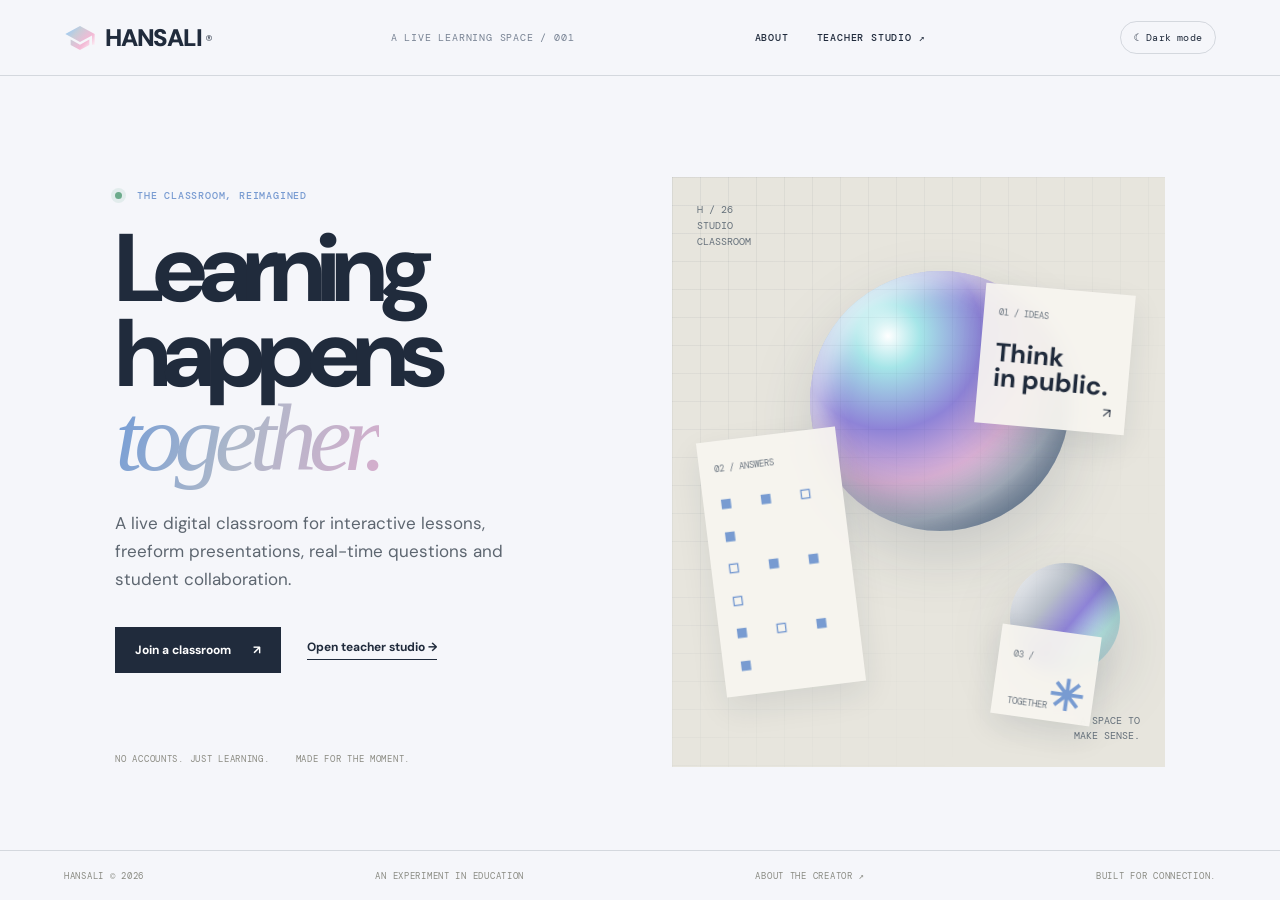
<file: index.html>
<!doctype html>
<html lang="en"><head><meta charset="utf-8"><meta name="viewport" content="width=device-width,initial-scale=1"><meta name="theme-color" content="#f5f6fa"><meta name="application-name" content="HANSALI"><meta name="author" content="HANSALI"><meta name="description" content="HANSALI is a free live digital classroom for teachers and students. Create a classroom, present interactive lessons, build freeform slides and collect real-time student answers."><meta property="og:locale" content="en_US"><meta name="robots" content="index,follow,max-image-preview:large"><link rel="canonical" href="https://hanssali.pages.dev/"><meta property="og:type" content="website"><meta property="og:site_name" content="HANSALI"><meta property="og:title" content="HANSALI — A live digital classroom"><meta property="og:description" content="Interactive lessons, freeform slides, live questions and a shared answer wall — all in one simple classroom."><meta property="og:url" content="https://hanssali.pages.dev/"><meta property="og:image" content="https://hanssali.pages.dev/school%2B48px-131987943394753442_0px.svg"><meta property="og:image:alt" content="HANSALI school logo"><meta name="twitter:card" content="summary"><meta name="twitter:image" content="https://hanssali.pages.dev/school%2B48px-131987943394753442_0px.svg"><meta name="twitter:image:alt" content="HANSALI school logo"><meta name="twitter:title" content="HANSALI — A live digital classroom"><meta name="twitter:description" content="A live digital classroom for interactive teaching and student collaboration."><title>HANSALI — Live Digital Classroom for Teachers & Students</title><link rel="preconnect" href="https://fonts.googleapis.com"><link href="https://fonts.googleapis.com/css2?family=DM+Mono:wght@400;500&family=DM+Sans:wght@400;500;600;700;800;900&display=swap" rel="stylesheet"><link rel="icon" type="image/svg+xml" href="./school%2B48px-131987943394753442_0px.svg"><link rel="stylesheet" href="style.css"></head>
<body class="landing">
<header class="topbar"><a class="brand" href="index.html"><img class="brand-mark" src="./school%2B48px-131987943394753442_0px.svg" alt="" width="32" height="32"><span class="brand-word">HANSALI</span><i>®</i></a><span class="eyebrow">A LIVE LEARNING SPACE / 001</span><nav class="main-nav"><a class="nav-link" href="about.html">ABOUT</a><a class="nav-link" href="teacher.html">TEACHER STUDIO ↗</a></nav></header>
<a class="skip-link" href="#main-content">Skip to content</a><main id="main-content" class="hero">
  <div class="hero-copy"><p class="kicker"><span class="live-dot"></span> THE CLASSROOM, REIMAGINED</p><h1>Learning<br>happens <em>together.</em></h1><p class="hero-sub">A live digital classroom for interactive lessons, freeform presentations, real-time questions and student collaboration.</p><div class="hero-actions"><a class="btn btn-dark" href="student.html">Join a classroom <span>↗</span></a><a class="text-link" href="teacher.html">Open teacher studio →</a></div><div class="hero-foot"><span>NO ACCOUNTS. JUST LEARNING.</span><span>MADE FOR THE MOMENT.</span></div></div>
  <div class="hero-art"><div class="art-stamp">H / 26<br>STUDIO<br>CLASSROOM</div><div class="orb orb-one"></div><div class="orb orb-two"></div><div class="art-grid"></div><div class="art-card card-a"><span>01 / IDEAS</span><strong>Think<br>in public.</strong><small>↗</small></div><div class="art-card card-b"><span>02 / ANSWERS</span><div class="mini-dots">▪ ▪ ▫ ▪<br>▫ ▪ ▪ ▫<br>▪ ▫ ▪ ▪</div></div><div class="art-card card-c"><span>03 / TOGETHER</span><strong>✳</strong></div><div class="art-caption">A SPACE TO<br>MAKE SENSE.</div></div>
</main>
<footer class="site-footer"><span>HANSALI © 2026</span><span>AN EXPERIMENT IN EDUCATION</span><a href="about.html">ABOUT THE CREATOR ↗</a><span>BUILT FOR CONNECTION.</span></footer>
<script type="application/ld+json">{"@context":"https://schema.org","@type":"WebApplication","name":"HANSALI","url":"https://hanssali.pages.dev/","applicationCategory":"EducationalApplication","operatingSystem":"Any device with a modern web browser","description":"A live digital classroom for interactive lessons, freeform presentations, real-time questions and student collaboration.","isAccessibleForFree":true,"featureList":["Live digital classrooms","Freeform slide presentations","Real-time questions and student answers","Teacher-controlled classroom participation"]}</script><script src="theme.js"></script></body></html>
</file>
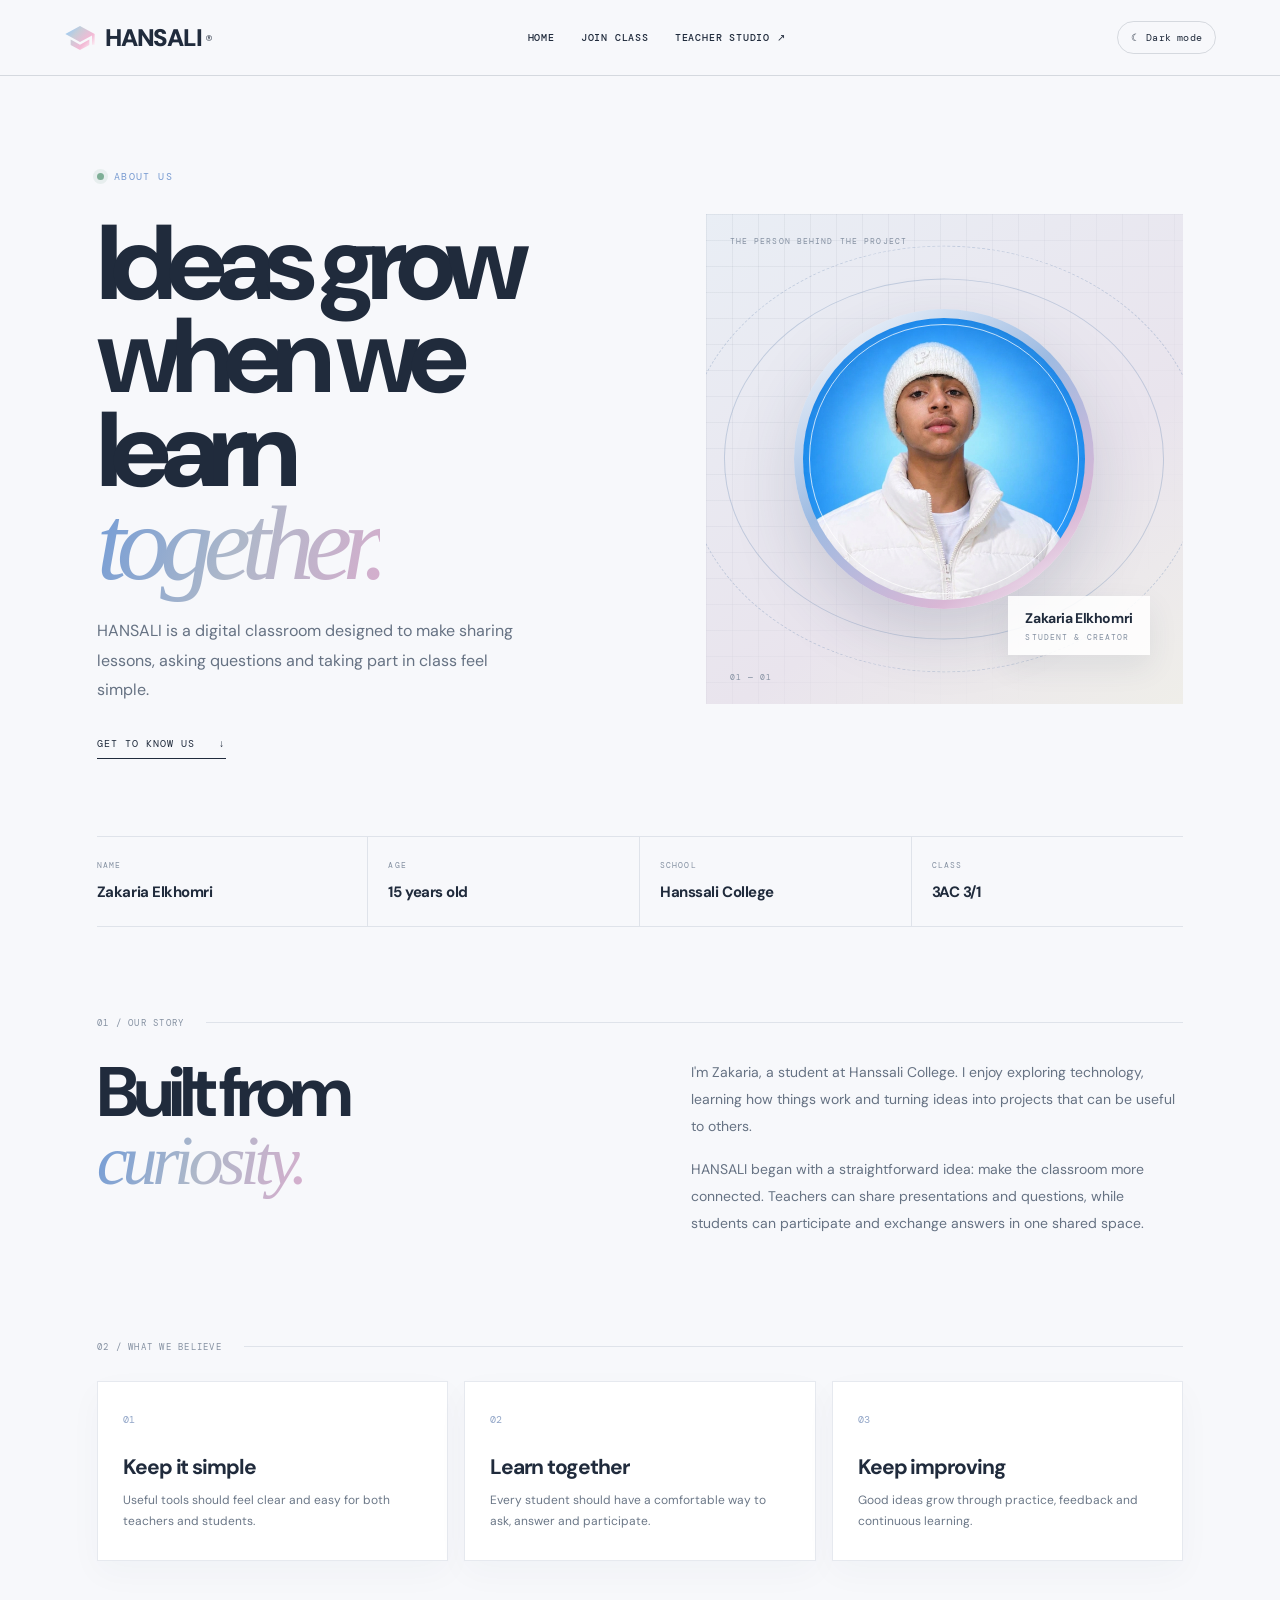
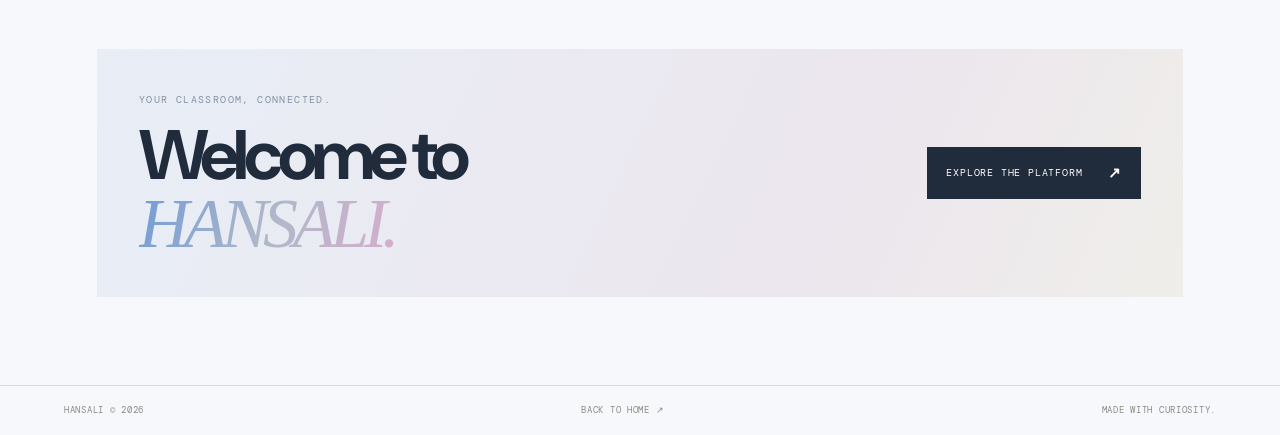
<file: about.html>
<!doctype html>
<html lang="en"><head>
<meta charset="utf-8"><meta name="viewport" content="width=device-width,initial-scale=1"><meta name="theme-color" content="#f7f8fb">
<meta name="description" content="Discover HANSALI, a collaborative digital classroom created by Zakaria Elkhomri at Hanssali College."><meta name="author" content="Zakaria Elkhomri"><meta name="robots" content="index,follow">
<link rel="canonical" href="https://hanssali.pages.dev/about.html"><meta property="og:type" content="website"><meta property="og:title" content="About HANSALI"><meta property="og:description" content="The creator, story and purpose behind HANSALI.">
<title>About HANSALI | Our Story</title><link rel="preconnect" href="https://fonts.googleapis.com"><link rel="preconnect" href="https://fonts.gstatic.com" crossorigin><link href="https://fonts.googleapis.com/css2?family=DM+Mono:wght@400;500&family=DM+Sans:wght@400;500;600;700;800;900&display=swap" rel="stylesheet"><link rel="icon" type="image/svg+xml" href="./school%2B48px-131987943394753442_0px.svg"><link rel="stylesheet" href="style.css">
</head><body class="about-page about-clean">
<header class="topbar about-clean-nav"><a class="brand" href="index.html" aria-label="HANSALI home"><img class="brand-mark" src="./school%2B48px-131987943394753442_0px.svg" alt="" width="32" height="32"><span class="brand-word">HANSALI</span><i>®</i></a><nav class="main-nav" aria-label="Main navigation"><a class="nav-link" href="index.html">HOME</a><a class="nav-link" href="student.html">JOIN CLASS</a><a class="nav-link" href="teacher.html">TEACHER STUDIO ↗</a></nav></header>
<main class="about-clean-main">
<section class="about-clean-hero"><div class="about-clean-heading"><p class="about-clean-label"><span></span> ABOUT US</p><h1>Ideas grow<br>when we learn<br><em>together.</em></h1><p class="about-clean-intro">HANSALI is a digital classroom designed to make sharing lessons, asking questions and taking part in class feel simple.</p><a class="about-clean-link" href="#our-story">GET TO KNOW US <span>↓</span></a></div>
<div class="about-clean-hero-art"><div class="about-clean-art-caption">THE PERSON BEHIND THE PROJECT</div><div class="about-clean-portrait-frame"><img src="./Gemini_Generated_Image_g3y4c6g3y4c6g3y4.jfif" alt="Zakaria Elkhomri, creator of HANSALI"></div><div class="about-clean-orbit about-clean-orbit-a"></div><div class="about-clean-orbit about-clean-orbit-b"></div><div class="about-clean-photo-caption"><strong>Zakaria Elkhomri</strong><span>STUDENT & CREATOR</span></div><span class="about-clean-index">01 — 01</span></div></section>
<section class="about-clean-facts" aria-label="Creator details"><div><span>NAME</span><strong>Zakaria Elkhomri</strong></div><div><span>AGE</span><strong>15 years old</strong></div><div><span>SCHOOL</span><strong>Hanssali College</strong></div><div><span>CLASS</span><strong>3AC 3/1</strong></div></section>
<section class="about-clean-story" id="our-story"><div class="about-clean-section-head"><span>01 / OUR STORY</span><i></i></div><div class="about-clean-story-grid"><h2>Built from<br><em>curiosity.</em></h2><div><p>I'm Zakaria, a student at Hanssali College. I enjoy exploring technology, learning how things work and turning ideas into projects that can be useful to others.</p><p>HANSALI began with a straightforward idea: make the classroom more connected. Teachers can share presentations and questions, while students can participate and exchange answers in one shared space.</p></div></div></section>
<section class="about-clean-purpose"><div class="about-clean-section-head"><span>02 / WHAT WE BELIEVE</span><i></i></div><div class="about-clean-purpose-grid"><article><span>01</span><h3>Keep it simple</h3><p>Useful tools should feel clear and easy for both teachers and students.</p></article><article><span>02</span><h3>Learn together</h3><p>Every student should have a comfortable way to ask, answer and participate.</p></article><article><span>03</span><h3>Keep improving</h3><p>Good ideas grow through practice, feedback and continuous learning.</p></article></div></section>
<section class="about-clean-cta"><div><span>YOUR CLASSROOM, CONNECTED.</span><h2>Welcome to<br><em>HANSALI.</em></h2></div><a href="index.html">EXPLORE THE PLATFORM <b>↗</b></a></section>
</main><footer class="site-footer"><span>HANSALI © 2026</span><a href="index.html">BACK TO HOME ↗</a><span>MADE WITH CURIOSITY.</span></footer><script src="theme.js"></script></body></html>
</file>
<file: style.css>
*{box-sizing:border-box} :root{--paper:#f5f6fa;--navy:#202b3c;--blue:#789bd1;--ink:#202b3c;--silver:#c8cdd8;--pink:#e0bfd8;--muted:#778293;--line:rgba(42,57,79,.16);--accent-gradient:linear-gradient(120deg,#8ccBff 0%,#c8cdd8 38%,#f3b9d5 72%,#fff 100%);--mono:'DM Mono',monospace;--sans:'DM Sans',sans-serif}html{scroll-behavior:smooth}body{margin:0;background:var(--paper);color:var(--navy);font-family:var(--sans);min-height:100vh}a{color:inherit;text-decoration:none}button,input,textarea{font:inherit}button{cursor:pointer}.hidden{display:none!important}.topbar{height:76px;padding:0 5vw;display:flex;align-items:center;justify-content:space-between;border-bottom:1px solid var(--line)}.brand{font-size:24px;font-weight:900;letter-spacing:-1.8px;color:var(--navy)}.brand span{color:var(--blue)}.brand i{font:10px var(--mono);vertical-align:top;margin-left:3px}.eyebrow,.mono,.kicker,.panel-index,label,.tiny,.site-footer,.hero-foot,.nav-link{font-family:var(--mono);letter-spacing:.08em;font-size:10px}.eyebrow{color:var(--muted)}.nav-link{font-weight:500}.hero{min-height:calc(100vh - 126px);padding:7vh 9vw 5vh;display:grid;grid-template-columns:1fr 1fr;align-items:center;gap:5vw;overflow:hidden}.kicker{color:var(--blue);font-weight:500}.live-dot{display:inline-block;width:7px;height:7px;border-radius:50%;background:#6caa8b;margin-right:8px;box-shadow:0 0 0 4px #6caa8b22}.hero h1,.gate-form h1,.studio-heading h1,.join-copy h1{font-size:clamp(58px,7.5vw,112px);line-height:.88;letter-spacing:-.085em;margin:25px 0 28px;font-weight:800}.hero h1 em,.gate-form h1 em,.studio-heading h1 em,.join-copy h1 em,.panel-title h3 em{font-family:Georgia,serif;font-weight:400;color:var(--blue);letter-spacing:-.08em}.hero-sub{max-width:400px;font-size:17px;line-height:1.65;color:#5d6670}.hero-actions{display:flex;align-items:center;gap:26px;margin-top:34px}.btn{border:0;padding:15px 20px;display:inline-flex;align-items:center;justify-content:center;gap:22px;font-weight:700;font-size:12px;transition:transform .2s,background .2s;color:var(--navy)}.btn:hover{transform:translateY(-2px)}.btn-dark{background:var(--navy);color:white}.btn-blue{background:var(--blue);color:white}.btn-light{background:var(--paper);color:var(--navy)}.btn-outline{background:transparent;border:1px solid var(--line)}.btn-small{padding:10px 13px;font-size:11px}.text-link{font-size:12px;font-weight:700;border-bottom:1px solid var(--navy);padding-bottom:4px}.hero-foot{display:flex;gap:26px;color:#8b8b82;margin-top:80px;font-size:9px}.hero-art{height:min(590px,70vh);min-height:440px;position:relative;background:#e7e5dd;overflow:hidden}.art-grid{position:absolute;inset:0;background-image:linear-gradient(#152b4510 1px,transparent 1px),linear-gradient(90deg,#152b4510 1px,transparent 1px);background-size:28px 28px;mask-image:linear-gradient(130deg,black,transparent 80%)}.orb{position:absolute;border-radius:50%;filter:drop-shadow(0 25px 30px #152b4525)}.orb-one{width:260px;height:260px;top:16%;left:28%;background:radial-gradient(circle at 30% 25%,#fff 0,#a5e5e8 12%,#8e83d7 35%,#dfb4d8 55%,#d8dce4 70%,#6f849c 90%);box-shadow:inset -25px -30px 40px #152b4566,inset 15px 15px 25px #fff9}.orb-two{width:110px;height:110px;right:9%;bottom:16%;background:linear-gradient(130deg,#fff,#b8bfc9 35%,#8e83d7 55%,#c4f4ed 75%,#fff);box-shadow:inset -12px -10px 20px #152b4540}.art-stamp{position:absolute;top:25px;left:25px;z-index:2;font:10px/1.6 var(--mono);color:#66717b}.art-card{position:absolute;z-index:3;padding:15px;background:#f8f6f0e8;box-shadow:0 12px 30px #152b4518;backdrop-filter:blur(8px)}.art-card span{font:9px var(--mono);color:#6c7680}.card-a{top:19%;right:7%;transform:rotate(5deg);width:150px}.card-a strong{display:block;font-size:26px;line-height:.95;margin:20px 0}.card-a small{position:absolute;right:15px;bottom:12px}.card-b{bottom:13%;left:8%;transform:rotate(-7deg);width:140px}.mini-dots{font:25px/1.3 var(--mono);letter-spacing:5px;margin-top:10px;color:var(--blue)}.card-c{right:14%;bottom:8%;width:100px;height:90px;transform:rotate(8deg)}.card-c strong{font-size:42px;color:var(--blue)}.art-caption{position:absolute;bottom:24px;right:25px;font:10px/1.5 var(--mono);text-align:right;color:#66717b}.site-footer{height:50px;border-top:1px solid var(--line);display:flex;justify-content:space-between;align-items:center;padding:0 5vw;color:#8a8b83;font-size:9px}.muted{color:var(--muted);line-height:1.6}.error-text{color:#b04444;font-size:12px;min-height:18px}.toast{position:fixed;bottom:22px;left:50%;transform:translate(-50%,20px);background:var(--navy);color:white;padding:12px 18px;font-size:12px;opacity:0;pointer-events:none;transition:.25s;z-index:50}.toast.show{opacity:1;transform:translate(-50%,0)}input,textarea{width:100%;padding:13px 14px;border:1px solid var(--line);background:#fff9;color:var(--navy);outline:none;border-radius:0}input:focus,textarea:focus{border-color:var(--blue)}textarea{resize:vertical;line-height:1.5}label{display:block;color:#697581;margin-bottom:8px}form{display:flex;flex-direction:column;gap:12px}
@media(max-width:800px){.topbar{height:64px;padding:0 20px}.eyebrow{display:none}.hero{padding:55px 24px;grid-template-columns:1fr;gap:40px}.hero h1{font-size:clamp(58px,15vw,90px)}.hero-art{height:430px;min-height:0}.hero-foot{margin-top:50px;flex-wrap:wrap}.site-footer{padding:12px 20px;height:auto;gap:12px;flex-wrap:wrap}.nav-link{font-size:9px}}
/* HANSALI shared identity */
.brand{display:inline-flex;align-items:center;gap:9px;letter-spacing:-1.2px}
.brand-mark{display:block;width:32px;height:32px;object-fit:contain;flex:0 0 auto}
.brand .brand-word{font-size:inherit;font-weight:900;letter-spacing:inherit;color:var(--navy);background:none;-webkit-text-fill-color:currentColor}
.brand i{margin-left:-5px}
.btn-blue{background:linear-gradient(115deg,#789bd1 0%,#aebbd1 48%,#d9b5d2 100%);color:#18283e;box-shadow:0 8px 22px rgba(120,155,209,.18)}
.hero h1 em,.gate-form h1 em,.studio-heading h1 em,.join-copy h1 em,.panel-title h3 em{background:linear-gradient(110deg,#719bd7,#aeb8c9 48%,#d6aecd);-webkit-background-clip:text;background-clip:text;color:transparent}
:focus-visible{outline:2px solid #8caee0;outline-offset:3px}
@media(max-width:750px){.brand-mark{width:29px;height:29px}}

/* Accessibility: keyboard skip navigation */
.skip-link{position:absolute;left:12px;top:-60px;z-index:1000;padding:11px 15px;background:#202b3c;color:#fff;border-radius:8px;font:600 13px var(--sans)}
.skip-link:focus{top:12px}

/* Creator profile page */
.main-nav{display:flex;align-items:center;gap:28px}
.about-main{max-width:1180px;margin:0 auto;padding:7vh 7vw 8vh;display:grid;grid-template-columns:1.05fr .95fr;column-gap:8vw;row-gap:65px}
.about-intro{align-self:center;padding:30px 0}
.about-overline{font:10px var(--mono);letter-spacing:.12em;color:#8b929d;margin-top:46px}
.about-intro h1{font-size:clamp(72px,10vw,130px);line-height:.82;letter-spacing:-.09em;margin:22px 0 28px;font-weight:800}
.about-intro h1 em,.about-card h2 em,.about-project h2 em{font-family:Georgia,serif;font-weight:400;font-style:italic;background:linear-gradient(110deg,#719bd7,#aeb8c9 48%,#d6aecd);-webkit-background-clip:text;background-clip:text;color:transparent}
.about-lead{max-width:470px;color:#657080;font-size:17px;line-height:1.8}
.about-actions{display:flex;align-items:center;gap:25px;margin-top:32px;flex-wrap:wrap}
.about-side{position:relative;min-height:460px;display:flex;align-items:flex-end;justify-content:center;padding:35px;background:linear-gradient(145deg,#e8edf4,#e8e2eb 60%,#e8e5de);overflow:hidden}
.about-monogram{position:absolute;inset:35px 0 0;display:flex;align-items:center;justify-content:center;font-size:clamp(230px,35vw,390px);font-weight:900;letter-spacing:-.13em;color:#ffffff8a;text-shadow:12px 22px 40px #394d6520}
.about-monogram i{position:absolute;top:18px;right:28px;font:10px var(--mono);letter-spacing:.12em;color:#647387}
.about-card{position:relative;z-index:1;width:min(100%,360px);padding:25px;background:#ffffffc9;backdrop-filter:blur(14px);box-shadow:0 20px 50px #34435b16}
.about-card .mono{color:#8390a1}
.about-card h2{font-size:30px;line-height:1.05;letter-spacing:-.06em;margin:22px 0 12px}
.about-note{font-size:13px;line-height:1.7;color:#697687}
.about-facts{grid-column:1/-1;display:grid;grid-template-columns:repeat(4,1fr);border-top:1px solid var(--line);border-bottom:1px solid var(--line)}
.about-fact{padding:24px 18px 25px 0;display:flex;flex-direction:column;gap:12px;border-right:1px solid var(--line)}
.about-fact:not(:first-child){padding-left:22px}
.about-fact:last-child{border:0}
.about-fact .mono{color:#8993a0}
.about-fact strong{font-size:16px;letter-spacing:-.03em}
.about-project{grid-column:1/-1;display:grid;grid-template-columns:1fr 1fr auto;align-items:end;gap:35px;padding-top:8px}
.about-project h2{font-size:clamp(38px,5vw,60px);letter-spacing:-.07em;margin:15px 0 0}
.about-project>p{max-width:420px;color:#687485;line-height:1.8;font-size:14px;margin:0}
.about-project .text-link{white-space:nowrap}
@media(max-width:800px){.main-nav{gap:15px}.main-nav .nav-link{font-size:9px}.about-main{padding:45px 24px 60px;grid-template-columns:1fr;gap:32px}.about-intro{padding:10px 0}.about-intro h1{font-size:clamp(75px,18vw,110px)}.about-overline{margin-top:32px}.about-side{min-height:380px}.about-facts{grid-template-columns:1fr 1fr}.about-fact{padding:18px 10px 18px 0}.about-fact:not(:first-child){padding-left:14px}.about-fact:nth-child(2){border-right:0}.about-fact:nth-child(3){padding-left:0}.about-project{grid-template-columns:1fr;gap:18px}.about-project .text-link{justify-self:start}}


/* Creator portrait with layered circular shapes */
.about-side{isolation:isolate}
.about-photo-wrap{position:absolute;inset:0;display:flex;align-items:center;justify-content:center;overflow:hidden}
.about-photo{position:relative;z-index:2;width:clamp(230px,27vw,330px);aspect-ratio:1;border-radius:50%;padding:10px;background:linear-gradient(145deg,#fff,#a8c4e7 42%,#dcb9d7 78%,#fff);box-shadow:0 28px 70px #34435b30,inset 0 0 0 1px #ffffffb5}
.about-photo::before{content:"";position:absolute;inset:9px;border:1px solid #ffffffb8;border-radius:50%;pointer-events:none;z-index:1}
.about-photo img{display:block;width:100%;height:100%;border-radius:50%;object-fit:cover;object-position:center}
.about-orbit{position:absolute;border:1px solid #829bbd55;border-radius:50%;z-index:1}
.about-orbit-one{width:clamp(310px,39vw,460px);aspect-ratio:1;transform:rotate(-18deg) scaleY(.82)}
.about-orbit-two{width:clamp(370px,46vw,540px);aspect-ratio:1;border-style:dashed;transform:rotate(24deg) scaleY(.82)}
.about-photo-tag{position:absolute;z-index:3;right:9%;bottom:13%;padding:11px 14px;background:#ffffffdf;box-shadow:0 8px 24px #34435b18;color:#647387;font-size:9px;letter-spacing:.12em}
@media(max-width:800px){.about-photo{width:min(68vw,280px)}.about-orbit-one{width:min(88vw,360px)}.about-orbit-two{width:min(102vw,420px)}.about-photo-tag{right:7%;bottom:10%}}


/* About page — refreshed editorial layout */
.about-redesign{background:#f5f6fa}
.about-v2{max-width:1320px;margin:0 auto;padding:42px 6vw 90px}
.about-v2-hero{display:grid;grid-template-columns:1fr .92fr;gap:6vw;align-items:center;min-height:570px}
.about-v2-copy{padding:38px 0}
.about-v2-eyebrow{display:block;margin-top:58px;font:10px var(--mono);letter-spacing:.16em;color:#8490a0}
.about-v2-copy h1{font-size:clamp(68px,8.7vw,116px);line-height:.86;letter-spacing:-.09em;margin:22px 0 28px;font-weight:800}
.about-v2-copy h1 em,.about-v2-story h2 em,.about-v2-bottom h2 em{font-family:Georgia,serif;font-weight:400;font-style:italic;background:linear-gradient(110deg,#719bd7,#aeb8c9 48%,#d6aecd);-webkit-background-clip:text;background-clip:text;color:transparent}
.about-v2-lead{max-width:460px;font-size:16px;line-height:1.85;color:#657080}
.about-v2-actions{display:flex;align-items:center;gap:26px;flex-wrap:wrap;margin-top:30px}
.about-v2-visual{height:510px;position:relative;overflow:hidden;isolation:isolate;background:linear-gradient(145deg,#e7edf5,#e9e3ec 58%,#e9e8e2)}
.about-v2-visual:before{content:"";position:absolute;inset:0;background-image:linear-gradient(#263b5510 1px,transparent 1px),linear-gradient(90deg,#263b5510 1px,transparent 1px);background-size:28px 28px;mask-image:linear-gradient(130deg,black,transparent 80%)}
.about-v2-visual-label{position:absolute;z-index:4;top:24px;left:25px;color:#718096;font-size:9px;letter-spacing:.1em}
.about-v2-visual .about-photo-wrap{inset:0}
.about-v2-visual .about-photo{width:clamp(230px,25vw,310px)}
.about-v2-visual .about-orbit-one{width:clamp(320px,37vw,430px)}
.about-v2-visual .about-orbit-two{width:clamp(380px,44vw,510px)}
.about-v2-visual .about-photo-tag{right:8%;bottom:14%}
.about-v2-sticker{position:absolute;z-index:5;left:7%;bottom:8%;padding:14px 18px;background:#ffffffdf;box-shadow:0 12px 30px #34435b18;transform:rotate(-5deg)}
.about-v2-sticker .mono{display:block;color:#8490a0;font-size:8px}
.about-v2-sticker strong{display:block;font-size:23px;letter-spacing:-.06em;margin-top:5px}
.about-v2-sticker strong span{color:#8e9fd0}
.about-v2-stats{display:grid;grid-template-columns:repeat(4,1fr);margin:38px 0 90px;border-top:1px solid var(--line);border-bottom:1px solid var(--line)}
.about-v2-stats>div{padding:22px 18px 24px 0;display:flex;flex-direction:column;gap:12px;border-right:1px solid var(--line)}
.about-v2-stats>div:not(:first-child){padding-left:22px}
.about-v2-stats>div:last-child{border-right:0}
.about-v2-stats .mono,.about-v2-section-tag .mono{font-size:9px;color:#8993a0;letter-spacing:.12em}
.about-v2-stats strong{font-size:15px;letter-spacing:-.03em}
.about-v2-section-tag{display:flex;align-items:center;gap:22px}
.about-v2-rule{height:1px;background:var(--line);flex:1}
.about-v2-story{padding:0 0 88px}
.about-v2-story-grid{display:grid;grid-template-columns:1fr 1fr;gap:8vw;margin-top:28px}
.about-v2-story h2,.about-v2-bottom h2{font-size:clamp(42px,5.6vw,72px);line-height:.98;letter-spacing:-.075em;margin:0}
.about-v2-story-grid>div{max-width:510px;color:#657080;font-size:15px;line-height:1.9}
.about-v2-story-grid p{margin:0 0 16px}
.about-v2-values{padding:0 0 90px}
.about-v2-value-grid{display:grid;grid-template-columns:repeat(3,1fr);gap:18px;margin-top:28px}
.about-v2-value-grid article{min-height:190px;padding:25px;background:#fff;border:1px solid #e6e9ef;box-shadow:0 14px 35px #34435b08}
.about-v2-value-grid article>.mono{color:#91a2c2;font-size:10px}
.about-v2-value-grid h3{font-size:23px;letter-spacing:-.05em;margin:25px 0 10px}
.about-v2-value-grid p{font-size:13px;line-height:1.75;color:#6c7787;margin:0;max-width:290px}
.about-v2-bottom{padding:38px 42px;background:linear-gradient(115deg,#e6edf7,#eee7ef 70%,#f0eee8);display:flex;justify-content:space-between;align-items:center;gap:30px}
.about-v2-bottom h2{margin-top:14px}
@media(max-width:850px){.about-v2{padding:35px 24px 65px}.about-v2-hero{grid-template-columns:1fr;gap:28px;min-height:0}.about-v2-copy{padding:12px 0}.about-v2-eyebrow{margin-top:35px}.about-v2-copy h1{font-size:clamp(66px,16vw,100px)}.about-v2-visual{height:430px}.about-v2-visual .about-photo{width:min(65vw,270px)}.about-v2-visual .about-orbit-one{width:min(88vw,370px)}.about-v2-visual .about-orbit-two{width:min(102vw,430px)}.about-v2-stats{grid-template-columns:1fr 1fr;margin:30px 0 65px}.about-v2-stats>div{padding:18px 10px 18px 0}.about-v2-stats>div:not(:first-child){padding-left:14px}.about-v2-stats>div:nth-child(2){border-right:0}.about-v2-stats>div:nth-child(3){padding-left:0}.about-v2-story-grid{grid-template-columns:1fr;gap:20px}.about-v2-values{padding-bottom:60px}.about-v2-value-grid{grid-template-columns:1fr;gap:12px}.about-v2-value-grid article{min-height:0}.about-v2-value-grid h3{margin:17px 0 8px}.about-v2-bottom{padding:28px 24px;align-items:flex-start;flex-direction:column}}
@media(max-width:440px){.main-nav{gap:10px}.main-nav .nav-link{font-size:8px}.about-v2-visual{height:370px}.about-v2-visual .about-photo-tag{right:4%;bottom:10%;font-size:8px}.about-v2-sticker{left:5%;bottom:7%;padding:10px 13px}}

/* ABOUT PAGE — complete clean rebuild */
.about-clean{background:#f7f8fb;color:#202b3c}.about-clean-main{max-width:1240px;margin:0 auto;padding:0 6vw 88px}.about-clean-nav{background:#f7f8fb}.about-clean .main-nav{display:flex;align-items:center;gap:26px}
.about-clean-hero{min-height:610px;display:grid;grid-template-columns:1fr .92fr;gap:7vw;align-items:center;padding:62px 0 55px}.about-clean-heading{padding:22px 0}
.about-clean-label,.about-clean-section-head,.about-clean-art-caption,.about-clean-index,.about-clean-facts span,.about-clean-photo-caption span,.about-clean-cta>div>span{font:10px var(--mono);letter-spacing:.14em;color:#8591a2}
.about-clean-label{display:flex;align-items:center;gap:10px;color:#789bd1}.about-clean-label span{width:7px;height:7px;border-radius:50%;background:#7eae96;box-shadow:0 0 0 4px #7eae9622}
.about-clean-heading h1{font-size:clamp(66px,8.3vw,108px);line-height:.88;letter-spacing:-.09em;margin:34px 0 25px;font-weight:800}
.about-clean-heading h1 em,.about-clean-story h2 em,.about-clean-cta h2 em{font-family:Georgia,serif;font-style:italic;font-weight:400;background:linear-gradient(110deg,#719bd7,#aeb8c9 50%,#d6aecd);-webkit-background-clip:text;background-clip:text;color:transparent}
.about-clean-intro{max-width:440px;color:#667283;font-size:16px;line-height:1.85;margin:0}.about-clean-link{display:inline-flex;align-items:center;gap:24px;margin-top:32px;padding-bottom:8px;border-bottom:1px solid #202b3c;font:10px var(--mono);letter-spacing:.1em}
.about-clean-hero-art{height:490px;position:relative;display:flex;align-items:center;justify-content:center;overflow:hidden;background:linear-gradient(145deg,#e9eef5,#e9e4ed 62%,#efeee9);isolation:isolate}
.about-clean-hero-art:before{content:"";position:absolute;inset:0;background-image:linear-gradient(#293d5510 1px,transparent 1px),linear-gradient(90deg,#293d5510 1px,transparent 1px);background-size:26px 26px;mask-image:linear-gradient(135deg,#000,transparent 85%)}
.about-clean-art-caption{position:absolute;top:22px;left:24px;z-index:4;font-size:8px}.about-clean-portrait-frame{position:relative;z-index:2;width:clamp(225px,25vw,300px);aspect-ratio:1;border-radius:50%;padding:9px;background:linear-gradient(145deg,#fff,#9dbbe2 44%,#d9b7d5 78%,#fff);box-shadow:0 26px 65px #283d5a2b}
.about-clean-portrait-frame:after{content:"";position:absolute;inset:15px;border:1px solid #ffffffb8;border-radius:50%;pointer-events:none}.about-clean-portrait-frame img{width:100%;height:100%;display:block;border-radius:50%;object-fit:cover;object-position:center}
.about-clean-orbit{position:absolute;z-index:1;border:1px solid #829bbd66;border-radius:50%;width:clamp(315px,38vw,440px);aspect-ratio:1;transform:scaleY(.82) rotate(-20deg)}.about-clean-orbit-b{width:clamp(365px,44vw,520px);border-style:dashed;transform:scaleY(.82) rotate(23deg)}
.about-clean-photo-caption{position:absolute;z-index:3;right:7%;bottom:10%;padding:13px 17px;background:#ffffffdf;box-shadow:0 12px 30px #34435b16;display:flex;flex-direction:column;gap:5px}.about-clean-photo-caption strong{font-size:14px;letter-spacing:-.03em}.about-clean-photo-caption span{font-size:8px}.about-clean-index{position:absolute;left:24px;bottom:22px;font-size:8px}
.about-clean-facts{display:grid;grid-template-columns:repeat(4,1fr);border-top:1px solid #dfe3ea;border-bottom:1px solid #dfe3ea;margin:0 0 90px}.about-clean-facts>div{padding:23px 16px 24px 0;display:flex;flex-direction:column;gap:12px;border-right:1px solid #dfe3ea}.about-clean-facts>div:not(:first-child){padding-left:20px}.about-clean-facts>div:last-child{border:0}.about-clean-facts span{font-size:8px}.about-clean-facts strong{font-size:15px;letter-spacing:-.03em}
.about-clean-section-head{display:flex;align-items:center;gap:22px;font-size:9px}.about-clean-section-head i{height:1px;background:#dfe3ea;flex:1}.about-clean-story{padding-bottom:88px}.about-clean-story-grid{display:grid;grid-template-columns:1fr 1fr;gap:8vw;margin-top:30px}.about-clean-story h2,.about-clean-cta h2{font-size:clamp(44px,5.5vw,70px);line-height:.98;letter-spacing:-.075em;margin:0}.about-clean-story-grid>div{max-width:510px;color:#667283;font-size:14px;line-height:1.95}.about-clean-story-grid p{margin:0 0 15px}
.about-clean-purpose{padding-bottom:88px}.about-clean-purpose-grid{display:grid;grid-template-columns:repeat(3,1fr);gap:16px;margin-top:28px}.about-clean-purpose-grid article{background:#fff;border:1px solid #e6e9ef;padding:25px;min-height:180px;box-shadow:0 12px 32px #283d5a08}.about-clean-purpose-grid article>span{font:10px var(--mono);color:#91a5c7}.about-clean-purpose-grid h3{font-size:21px;letter-spacing:-.05em;margin:25px 0 9px}.about-clean-purpose-grid p{font-size:12px;line-height:1.8;color:#6b7787;margin:0;max-width:280px}
.about-clean-cta{padding:38px 42px;background:linear-gradient(115deg,#e8eef6,#ece6ee 68%,#efeee9);display:flex;justify-content:space-between;align-items:center;gap:25px}.about-clean-cta h2{margin-top:14px}.about-clean-cta>a{display:inline-flex;align-items:center;gap:26px;padding:16px 19px;background:#202b3c;color:white;font:10px var(--mono);letter-spacing:.08em;white-space:nowrap}.about-clean-cta>a b{font-size:15px}
@media(max-width:820px){.about-clean-main{padding:0 23px 62px}.about-clean-hero{grid-template-columns:1fr;gap:28px;padding:42px 0 35px;min-height:0}.about-clean-heading{padding:0}.about-clean-heading h1{font-size:clamp(65px,15vw,96px);margin:28px 0 22px}.about-clean-hero-art{height:420px}.about-clean-portrait-frame{width:min(66vw,270px)}.about-clean-orbit{width:min(88vw,370px)}.about-clean-orbit-b{width:min(102vw,430px)}.about-clean-facts{grid-template-columns:1fr 1fr;margin-bottom:65px}.about-clean-facts>div{padding:18px 10px 18px 0}.about-clean-facts>div:not(:first-child){padding-left:14px}.about-clean-facts>div:nth-child(2){border-right:0}.about-clean-facts>div:nth-child(3){padding-left:0}.about-clean-story-grid{grid-template-columns:1fr;gap:20px}.about-clean-story,.about-clean-purpose{padding-bottom:62px}.about-clean-purpose-grid{grid-template-columns:1fr;gap:12px}.about-clean-purpose-grid article{min-height:0}.about-clean-purpose-grid h3{margin:17px 0 8px}.about-clean-cta{padding:28px 23px;align-items:flex-start;flex-direction:column}}
@media(max-width:460px){.about-clean .main-nav{gap:10px}.about-clean .main-nav .nav-link{font-size:8px}.about-clean-hero-art{height:360px}.about-clean-photo-caption{right:4%;bottom:9%;padding:10px 12px}.about-clean-photo-caption strong{font-size:12px}.about-clean-cta>a{font-size:9px}}


/* HANSALI theme system */
html[data-theme="dark"]{
 color-scheme:dark;
 --paper:#111827;--navy:#e8edf5;--ink:#e8edf5;--silver:#39465a;--pink:#55445d;
 --muted:#9aa8ba;--line:rgba(190,204,224,.16);
}
html[data-theme="dark"] body{background:var(--paper);color:var(--navy)}
html[data-theme="dark"] .topbar,html[data-theme="dark"] .site-footer{border-color:var(--line)}
html[data-theme="dark"] .brand,html[data-theme="dark"] .brand .brand-word{color:#edf2fa}
html[data-theme="dark"] .hero-sub,html[data-theme="dark"] .muted,
html[data-theme="dark"] .about-clean-intro,html[data-theme="dark"] .about-clean-story-grid>div,
html[data-theme="dark"] .about-clean-purpose-grid p{color:#aab6c7}
html[data-theme="dark"] .hero-art,html[data-theme="dark"] .about-clean-hero-art{background:#202b3c}
html[data-theme="dark"] .art-card,html[data-theme="dark"] .about-clean-photo-caption{background:#263449;color:#edf2fa}
html[data-theme="dark"] .art-card span,html[data-theme="dark"] .art-stamp,html[data-theme="dark"] .art-caption{color:#b2bfd0}
html[data-theme="dark"] input,html[data-theme="dark"] textarea,html[data-theme="dark"] select{
 background:#1b2638;color:#edf2fa;border-color:#3a4960
}
html[data-theme="dark"] input::placeholder,html[data-theme="dark"] textarea::placeholder{color:#8291a6}
html[data-theme="dark"] .btn-outline{color:#edf2fa;border-color:#53627a}
html[data-theme="dark"] .btn-light{background:#29374c;color:#edf2fa}
html[data-theme="dark"] .text-link,html[data-theme="dark"] .about-clean-link{border-color:#8798b0}
html[data-theme="dark"] .about-clean-facts,html[data-theme="dark"] .about-clean-facts>div,
html[data-theme="dark"] .about-clean-section-head i{border-color:#354258}
html[data-theme="dark"] .about-clean-value-grid article,html[data-theme="dark"] .about-clean-purpose-grid article{background:#1b2638;border-color:#354258}
html[data-theme="dark"] .about-clean-bottom,html[data-theme="dark"] .about-clean-cta{background:linear-gradient(115deg,#202d42,#302b3d 70%,#292d35)}
.theme-toggle{
 margin-left:14px;flex:0 0 auto;border:1px solid var(--line);border-radius:999px;
 padding:9px 13px;background:transparent;color:inherit;font:10px var(--mono);
 letter-spacing:.02em;white-space:nowrap;cursor:pointer;transition:background .2s,border-color .2s,transform .2s
}
.theme-toggle:hover{background:rgba(120,155,209,.13);transform:translateY(-1px)}
@media(max-width:750px){.theme-toggle{margin-left:6px;padding:8px 9px;font-size:9px}.topbar{gap:8px}.student-top{gap:8px}}


/* DARK MODE COLOR & CONTRAST REFINEMENT */
html[data-theme="dark"] body,
html[data-theme="dark"] .about-clean{background:#101722!important;color:#edf2fa}
html[data-theme="dark"] .topbar,html[data-theme="dark"] .student-top,
html[data-theme="dark"] .site-footer{background:#101722;border-color:#2c394b;color:#aebbd0}
html[data-theme="dark"] .eyebrow,html[data-theme="dark"] .nav-link,
html[data-theme="dark"] .site-footer,html[data-theme="dark"] .about-clean-label,
html[data-theme="dark"] .about-clean-section-head,
html[data-theme="dark"] .about-clean-facts span{color:#aebbd0}
html[data-theme="dark"] .hero h1,html[data-theme="dark"] .about-clean-heading h1,
html[data-theme="dark"] .about-clean-story h2,html[data-theme="dark"] .about-clean-cta h2,
html[data-theme="dark"] .about-clean-facts strong,
html[data-theme="dark"] .about-clean-purpose-grid h3{color:#f1f5fb}
html[data-theme="dark"] .hero-sub,html[data-theme="dark"] .muted,
html[data-theme="dark"] .about-clean-intro,html[data-theme="dark"] .about-clean-story-grid>div,
html[data-theme="dark"] .about-clean-purpose-grid p{color:#b5c1d1}
html[data-theme="dark"] .hero-art,html[data-theme="dark"] .about-clean-hero-art{background:linear-gradient(145deg,#202d40,#292b3d 65%,#252d38)}
html[data-theme="dark"] .art-card,html[data-theme="dark"] .about-clean-photo-caption{background:#263449;color:#f1f5fb;border:1px solid #43536a}
html[data-theme="dark"] .art-card span,html[data-theme="dark"] .art-stamp,html[data-theme="dark"] .art-caption,
html[data-theme="dark"] .about-clean-photo-caption span,html[data-theme="dark"] .about-clean-art-caption,
html[data-theme="dark"] .about-clean-index{color:#c0ccdc}
html[data-theme="dark"] .about-clean-facts{border-color:#354258}
html[data-theme="dark"] .about-clean-facts>div{border-color:#354258}
html[data-theme="dark"] .about-clean-section-head i{background:#354258}
html[data-theme="dark"] .about-clean-purpose-grid article{background:#1b2638;border-color:#354258;box-shadow:0 12px 32px #0003}
html[data-theme="dark"] .about-clean-cta{background:linear-gradient(115deg,#202d42,#302b3d 70%,#242d3a)}
html[data-theme="dark"] .about-clean-cta>a{background:#d4e2f7;color:#17243a}
html[data-theme="dark"] .btn-dark{background:#d4e2f7;color:#17243a}
html[data-theme="dark"] .btn-blue{background:linear-gradient(115deg,#8fb5ec,#c4cde0 55%,#e2bfdc);color:#17243a}
html[data-theme="dark"] .btn-light{background:#29374c;color:#edf2fa;border-color:#465570}
html[data-theme="dark"] .btn-outline{background:transparent;color:#edf2fa;border-color:#53627a}
html[data-theme="dark"] .text-link,html[data-theme="dark"] .about-clean-link{color:#dbe7f7;border-color:#8798b0}
html[data-theme="dark"] input,html[data-theme="dark"] textarea,html[data-theme="dark"] select{
 background:#182437!important;color:#f1f5fb!important;border-color:#43536a!important
}
html[data-theme="dark"] input::placeholder,html[data-theme="dark"] textarea::placeholder{color:#93a2b8}
html[data-theme="dark"] label{color:#bdc9d9}
html[data-theme="dark"] .theme-toggle{background:#202d40;color:#eaf1fb;border-color:#52637a}
html[data-theme="dark"] .theme-toggle:hover{background:#30435c}
</file>
